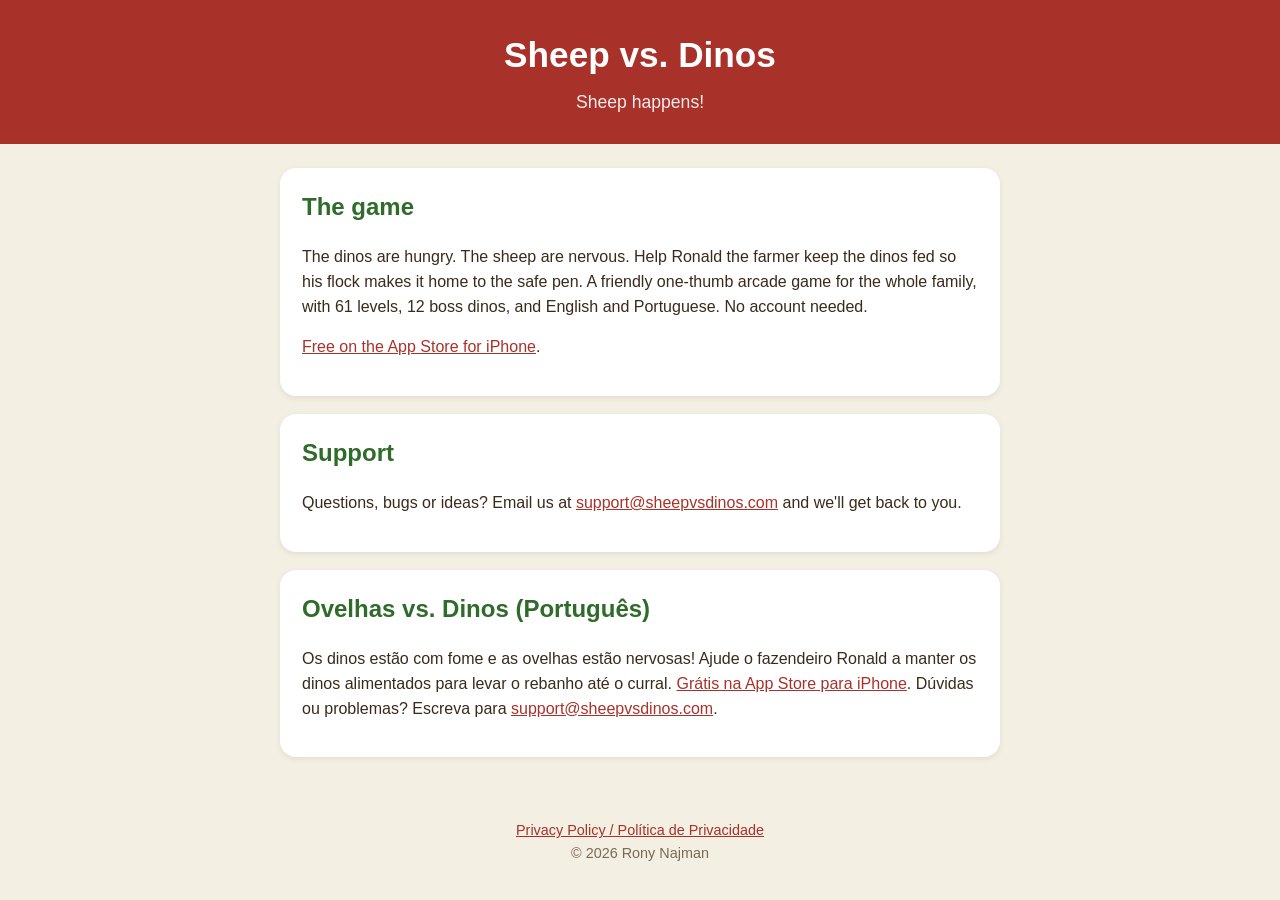
<file: index.html>
<!doctype html><html lang="en"><head><meta charset="utf-8"><meta name="viewport" content="width=device-width,initial-scale=1">
<title>Sheep vs. Dinos</title><meta name="description" content="Sheep vs. Dinos - a friendly one-thumb family arcade game. Free on the App Store for iPhone.">
<link rel="stylesheet" href="/style.css"></head><body>
<header><h1>Sheep vs. Dinos</h1><p>Sheep happens!</p></header>
<main>
<div class="card"><h2>The game</h2><p>The dinos are hungry. The sheep are nervous. Help Ronald the farmer keep the dinos fed so his flock makes it home to the safe pen. A friendly one-thumb arcade game for the whole family, with 61 levels, 12 boss dinos, and English and Portuguese. No account needed.</p><p><a href="https://apps.apple.com/us/app/sheep-vs-dinos/id6824117681">Free on the App Store for iPhone</a>.</p></div>
<div class="card"><h2>Support</h2><p>Questions, bugs or ideas? Email us at <a href="mailto:support@sheepvsdinos.com">support@sheepvsdinos.com</a> and we'll get back to you.</p></div>
<div class="card"><h2>Ovelhas vs. Dinos (Português)</h2><p>Os dinos estão com fome e as ovelhas estão nervosas! Ajude o fazendeiro Ronald a manter os dinos alimentados para levar o rebanho até o curral. <a href="https://apps.apple.com/us/app/sheep-vs-dinos/id6824117681">Grátis na App Store para iPhone</a>. Dúvidas ou problemas? Escreva para <a href="mailto:support@sheepvsdinos.com">support@sheepvsdinos.com</a>.</p></div>
</main>
<footer><a href="/privacy/">Privacy Policy / Política de Privacidade</a><br>&copy; 2026 Rony Najman</footer>
</body></html>
</file>
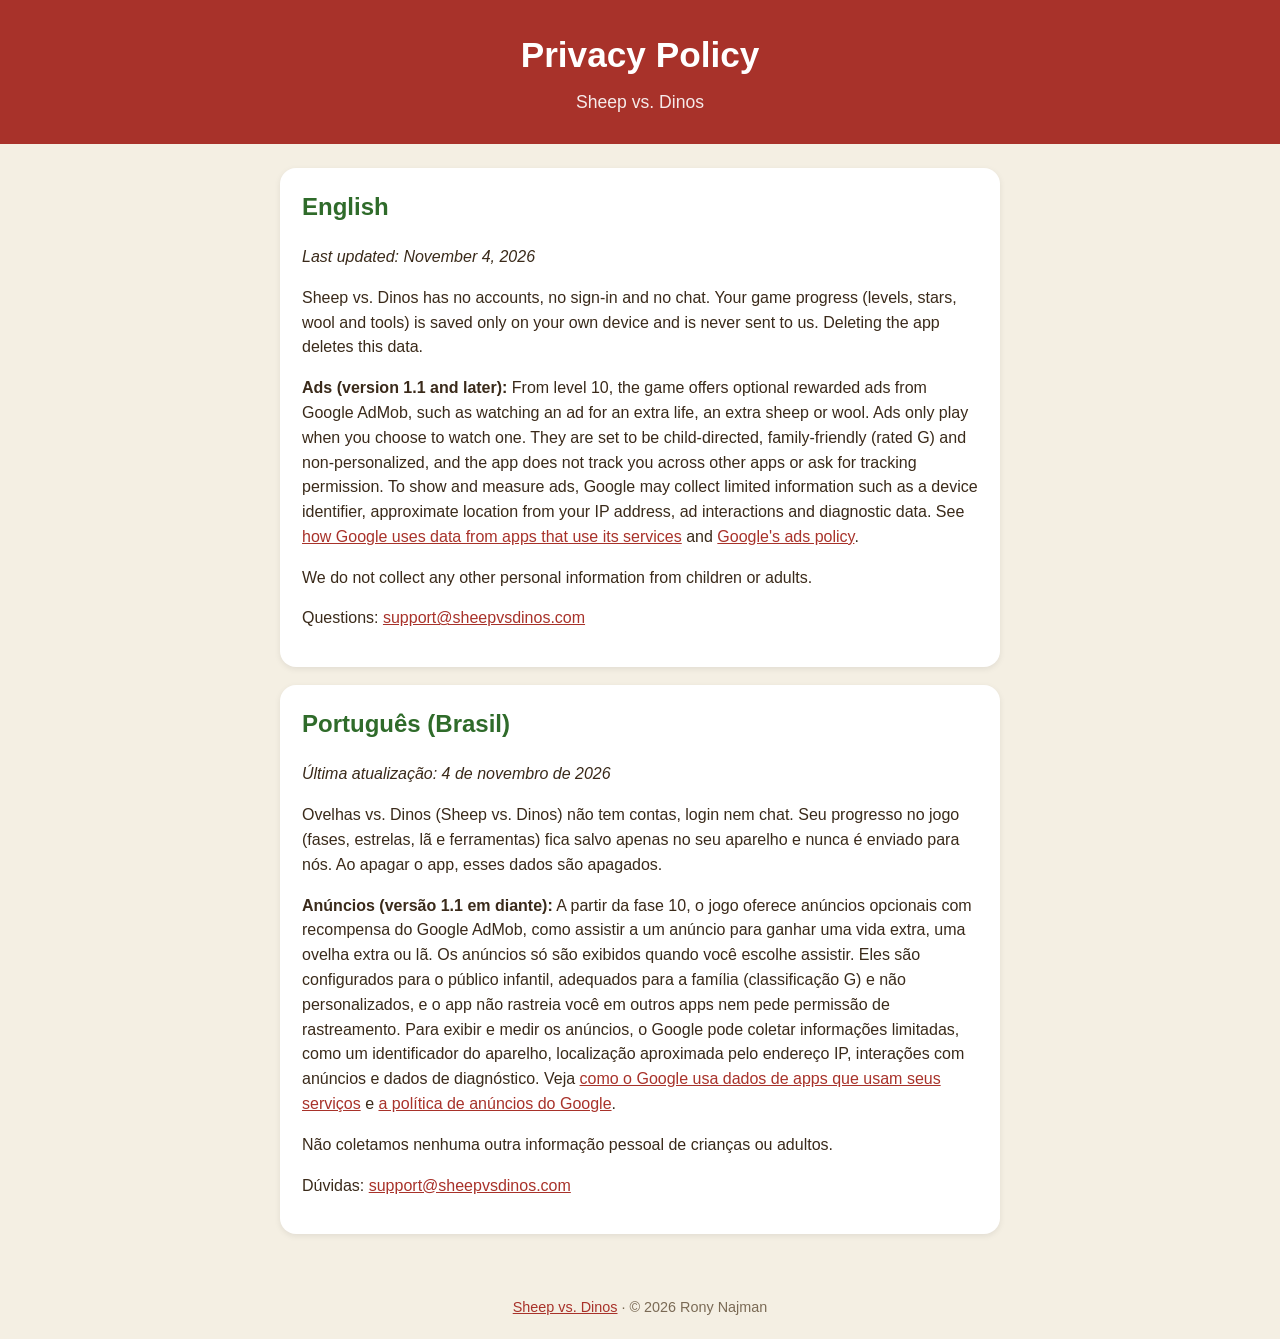
<file: privacy/index.html>
<!doctype html><html lang="en"><head><meta charset="utf-8"><meta name="viewport" content="width=device-width,initial-scale=1">
<title>Privacy Policy - Sheep vs. Dinos</title><link rel="stylesheet" href="/style.css"></head><body>
<header><h1>Privacy Policy</h1><p>Sheep vs. Dinos</p></header>
<main>
<div class="card"><h2>English</h2>
<p><em>Last updated: November 4, 2026</em></p>
<p>Sheep vs. Dinos has no accounts, no sign-in and no chat. Your game progress (levels, stars, wool and tools) is saved only on your own device and is never sent to us. Deleting the app deletes this data.</p>
<p><strong>Ads (version 1.1 and later):</strong> From level 10, the game offers optional rewarded ads from Google AdMob, such as watching an ad for an extra life, an extra sheep or wool. Ads only play when you choose to watch one. They are set to be child-directed, family-friendly (rated G) and non-personalized, and the app does not track you across other apps or ask for tracking permission. To show and measure ads, Google may collect limited information such as a device identifier, approximate location from your IP address, ad interactions and diagnostic data. See <a href="https://policies.google.com/technologies/partner-sites">how Google uses data from apps that use its services</a> and <a href="https://policies.google.com/technologies/ads">Google's ads policy</a>.</p>
<p>We do not collect any other personal information from children or adults.</p>
<p>Questions: <a href="mailto:support@sheepvsdinos.com">support@sheepvsdinos.com</a></p></div>
<div class="card"><h2>Português (Brasil)</h2>
<p><em>Última atualização: 4 de novembro de 2026</em></p>
<p>Ovelhas vs. Dinos (Sheep vs. Dinos) não tem contas, login nem chat. Seu progresso no jogo (fases, estrelas, lã e ferramentas) fica salvo apenas no seu aparelho e nunca é enviado para nós. Ao apagar o app, esses dados são apagados.</p>
<p><strong>Anúncios (versão 1.1 em diante):</strong> A partir da fase 10, o jogo oferece anúncios opcionais com recompensa do Google AdMob, como assistir a um anúncio para ganhar uma vida extra, uma ovelha extra ou lã. Os anúncios só são exibidos quando você escolhe assistir. Eles são configurados para o público infantil, adequados para a família (classificação G) e não personalizados, e o app não rastreia você em outros apps nem pede permissão de rastreamento. Para exibir e medir os anúncios, o Google pode coletar informações limitadas, como um identificador do aparelho, localização aproximada pelo endereço IP, interações com anúncios e dados de diagnóstico. Veja <a href="https://policies.google.com/technologies/partner-sites?hl=pt-BR">como o Google usa dados de apps que usam seus serviços</a> e <a href="https://policies.google.com/technologies/ads?hl=pt-BR">a política de anúncios do Google</a>.</p>
<p>Não coletamos nenhuma outra informação pessoal de crianças ou adultos.</p>
<p>Dúvidas: <a href="mailto:support@sheepvsdinos.com">support@sheepvsdinos.com</a></p></div>
</main>
<footer><a href="/">Sheep vs. Dinos</a> &middot; &copy; 2026 Rony Najman</footer>
</body></html>
</file>
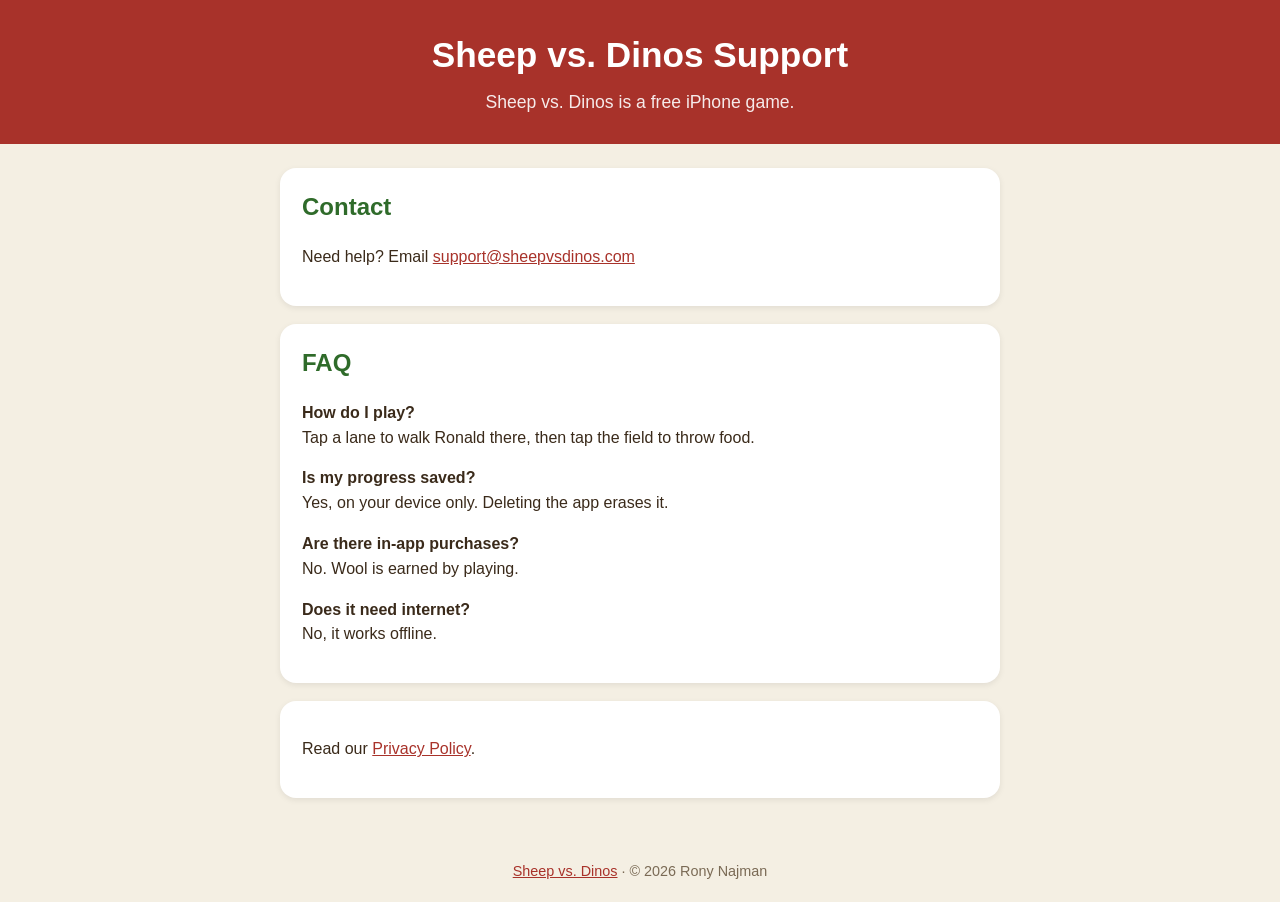
<file: support/index.html>
<!doctype html><html lang="en"><head><meta charset="utf-8"><meta name="viewport" content="width=device-width,initial-scale=1">
<title>Sheep vs. Dinos Support</title><link rel="stylesheet" href="/style.css"></head><body>
<header><h1>Sheep vs. Dinos Support</h1><p>Sheep vs. Dinos is a free iPhone game.</p></header>
<main>
<div class="card"><h2>Contact</h2>
<p>Need help? Email <a href="mailto:support@sheepvsdinos.com">support@sheepvsdinos.com</a></p></div>
<div class="card"><h2>FAQ</h2>
<p><strong>How do I play?</strong><br>Tap a lane to walk Ronald there, then tap the field to throw food.</p>
<p><strong>Is my progress saved?</strong><br>Yes, on your device only. Deleting the app erases it.</p>
<p><strong>Are there in-app purchases?</strong><br>No. Wool is earned by playing.</p>
<p><strong>Does it need internet?</strong><br>No, it works offline.</p></div>
<div class="card"><p>Read our <a href="/privacy">Privacy Policy</a>.</p></div>
</main>
<footer><a href="/">Sheep vs. Dinos</a> &middot; &copy; 2026 Rony Najman</footer>
</body></html>
</file>
<file: style.css>
body{margin:0;font-family:-apple-system,Segoe UI,Roboto,sans-serif;background:#f4efe3;color:#3a2a1a;line-height:1.55}
header{background:#a8322a;color:#fff;padding:28px 20px;text-align:center}
header h1{margin:0;font-size:2.2em}header p{margin:6px 0 0;font-size:1.1em;opacity:.9}
main{max-width:720px;margin:0 auto;padding:24px 20px}
.card{background:#fff;border-radius:16px;padding:20px 22px;margin:0 0 18px;box-shadow:0 2px 6px rgba(0,0,0,.08)}
h2{color:#2f6b2a;margin-top:0}a{color:#a8322a}footer{text-align:center;font-size:.9em;padding:20px;color:#7a6a55}
</file>
